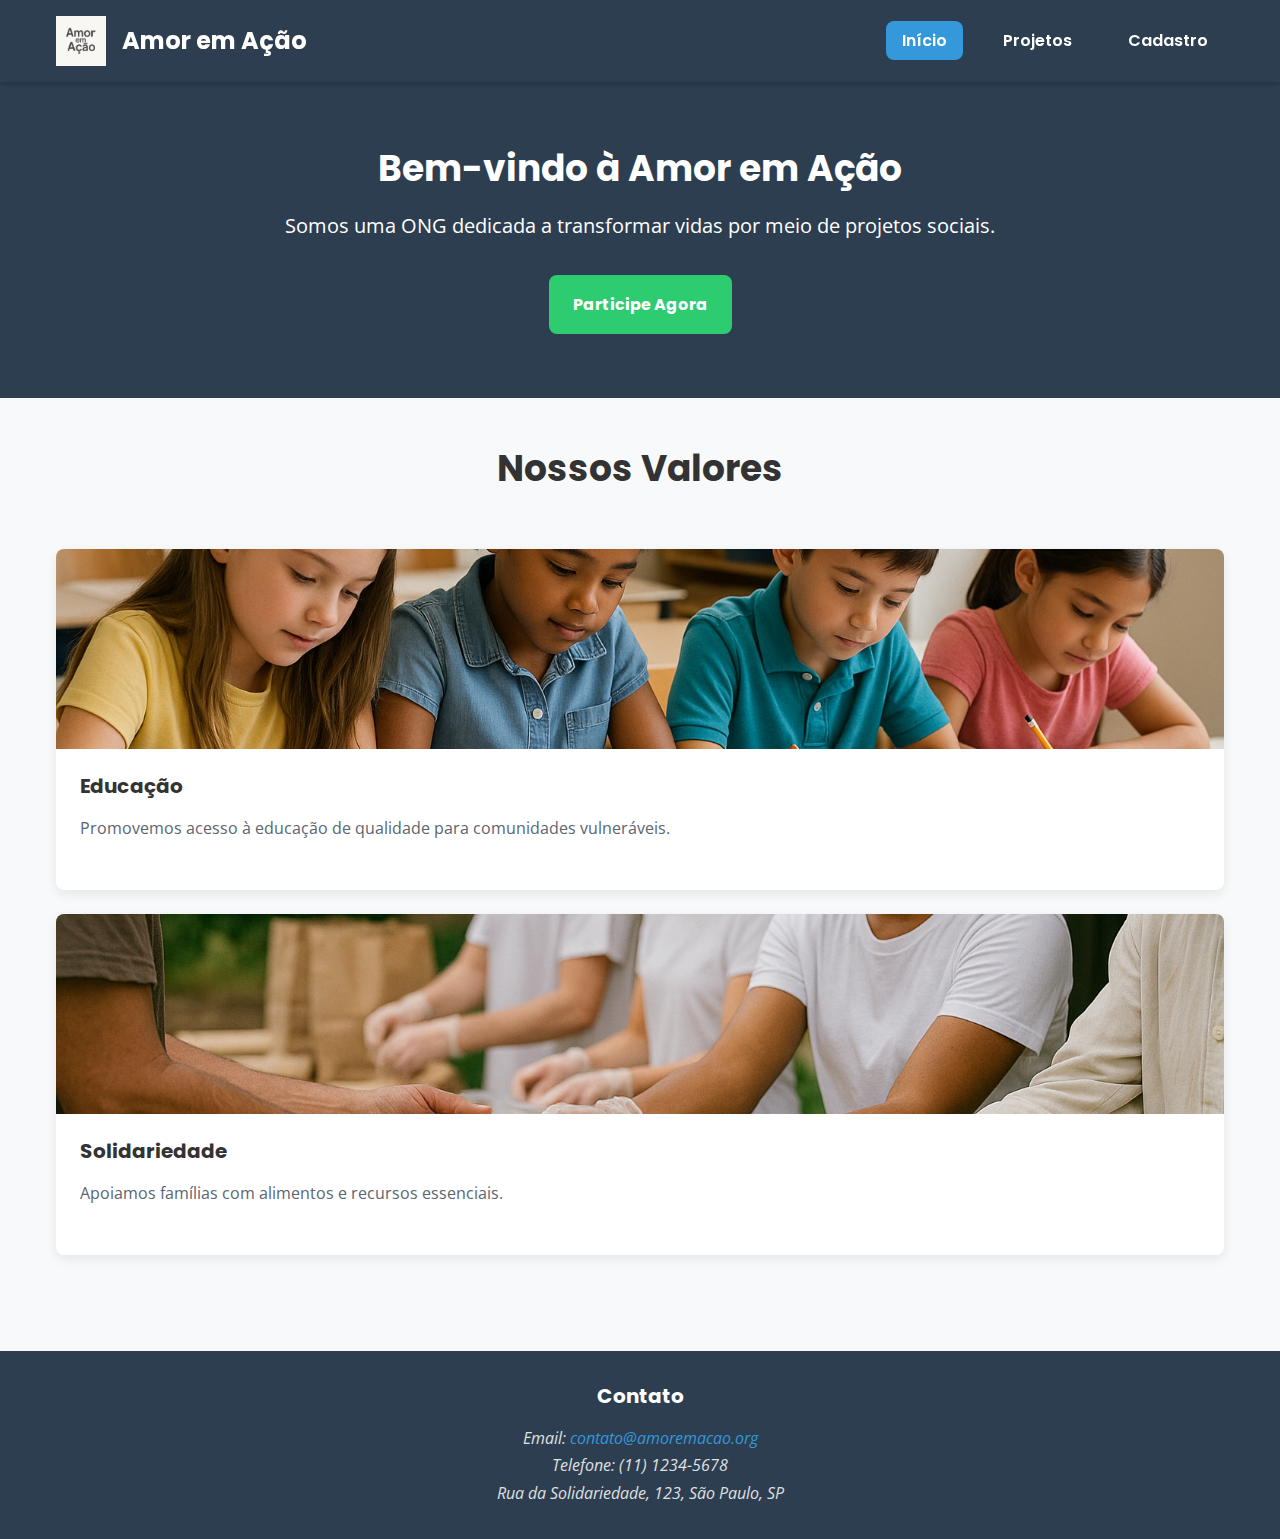
<file: index.html>
<!DOCTYPE html>
<html lang="pt-BR">
<head>
    <meta charset="UTF-8">
    <meta name="viewport" content="width=device-width, initial-scale=1.0">
    <meta name="description" content="Página inicial da ONG Amor em Ação">
    <title>Amor em Ação - Página Inicial</title>

    <link rel="preconnect" href="https://fonts.googleapis.com">
    <link rel="preconnect" href="https://fonts.gstatic.com" crossorigin>
    <link href="https://fonts.googleapis.com/css2?family=Open+Sans:wght@400;700&family=Poppins:wght@600;700&display=swap" rel="stylesheet">

    <link rel="stylesheet" href="assets/css/variables.css">
    <link rel="stylesheet" href="assets/css/base.css">
    <link rel="stylesheet" href="assets/css/layout.css">
    <link rel="stylesheet" href="assets/css/components.css">
    <link rel="stylesheet" href="assets/css/responsive.css">
    
    <script src="assets/js/scripts.js" defer></script>
</head>
<body>
    <header class="header">
        <div class="container header-container">
            <a href="index.html" class="logo-link">
                <img src="assets/images/logo.png" alt="Logo da ONG Amor em Ação" class="logo">
                <h1>Amor em Ação</h1>
            </a>
            <button class="menu-toggle" aria-label="Abrir menu" aria-expanded="false">☰</button>
            <nav class="nav">
                <ul class="nav-list">
                    <li><a href="index.html" class="nav-link active">Início</a></li>
                    <li class="dropdown">
                        <a href="projetos.html" class="nav-link">Projetos</a>
                        <ul class="dropdown-menu">
                            <li><a href="projetos.html#educacao">Educação</a></li>
                            <li><a href="projetos.html#alimentacao">Alimentação</a></li>
                        </ul>
                    </li>
                    <li><a href="cadastro.html" class="nav-link">Cadastro</a></li>
                </ul>
            </nav>
        </div>
    </header>

    <main>
        <section class="hero">
            <div class="container">
                <h2>Bem-vindo à Amor em Ação</h2>
                <p>Somos uma ONG dedicada a transformar vidas por meio de projetos sociais.</p>
                <a href="cadastro.html" class="btn btn-primary">Participe Agora</a>
            </div>
        </section>

        <section class="container section-padding">
            <div class="grid">
                <div class="col-12">
                    <h2 class="section-title">Nossos Valores</h2>
                </div>
                <article class="col-12 col-md-6">
                    <div class="card">
                        <img src="assets/images/projeto1.jpg" alt="Crianças estudando" class="card-img">
                        <div class="card-content">
                            <h3>Educação</h3>
                            <p>Promovemos acesso à educação de qualidade para comunidades vulneráveis.</p>
                        </div>
                    </div>
                </article>
                <article class="col-12 col-md-6">
                    <div class="card">
                        <img src="assets/images/projeto2.jpg" alt="Distribuição de alimentos" class="card-img">
                        <div class="card-content">
                            <h3>Solidariedade</h3>
                            <p>Apoiamos famílias com alimentos e recursos essenciais.</p>
                        </div>
                    </div>
                </article>
            </div>
        </section>
    </main>

    <footer class="footer">
        <div class="container">
            <h3>Contato</h3>
            <address>
                <p>Email: <a href="mailto:contato@amoremacao.org">contato@amoremacao.org</a></p>
                <p>Telefone: (11) 1234-5678</p>
                <p>Rua da Solidariedade, 123, São Paulo, SP</p>
            </address>
        </div>
    </footer>
</body>
</html>
</file>
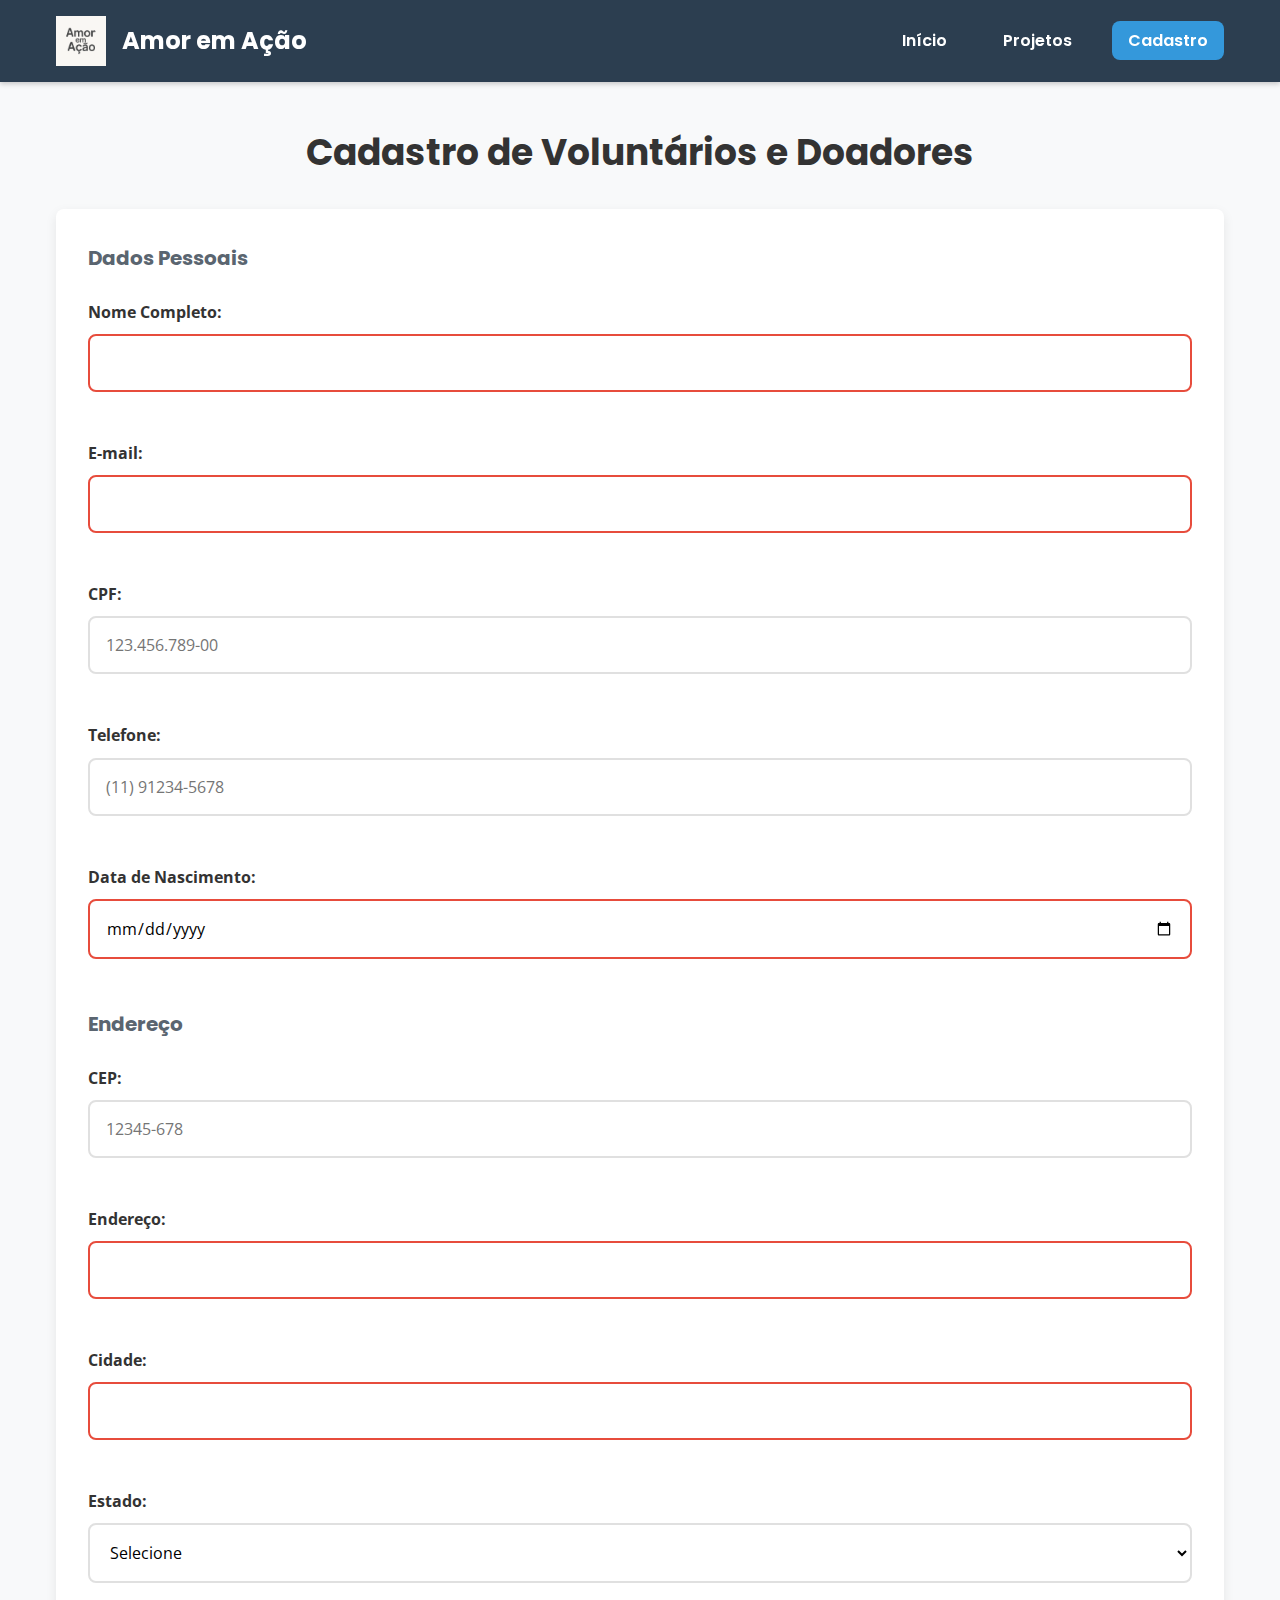
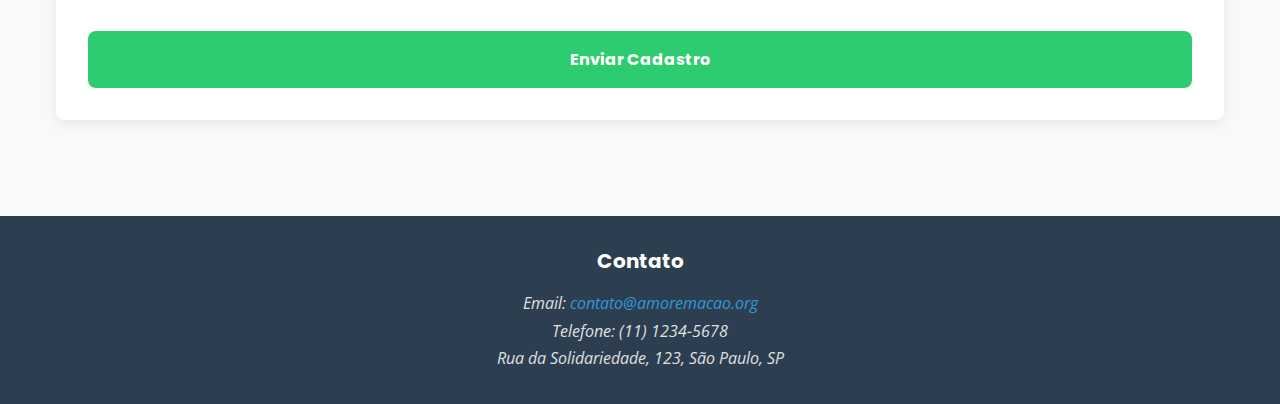
<file: cadastro.html>
<!DOCTYPE html>
<html lang="pt-BR">
<head>
    <meta charset="UTF-8">
    <meta name="viewport" content="width=device-width, initial-scale=1.0">
    <meta name="description" content="Cadastro para voluntários e doadores da ONG Amor em Ação">
    <title>Cadastro - Amor em Ação</title>

    <link rel="preconnect" href="https://fonts.googleapis.com">
    <link rel="preconnect" href="https://fonts.gstatic.com" crossorigin>
    <link href="https://fonts.googleapis.com/css2?family=Open+Sans:wght@400;700&family=Poppins:wght@600;700&display=swap" rel="stylesheet">

    <link rel="stylesheet" href="assets/css/variables.css">
    <link rel="stylesheet" href="assets/css/base.css">
    <link rel="stylesheet" href="assets/css/layout.css">
    <link rel="stylesheet" href="assets/css/components.css">
    <link rel="stylesheet" href="assets/css/responsive.css">
    
    <script src="assets/js/scripts.js" defer></script>
</head>
<body>
    <header class="header">
        <div class="container header-container">
            <a href="index.html" class="logo-link">
                <img src="assets/images/logo.png" alt="Logo da ONG Amor em Ação" class="logo">
                <h1>Amor em Ação</h1>
            </a>
            <button class="menu-toggle" aria-label="Abrir menu" aria-expanded="false">☰</button>
            <nav class="nav">
                <ul class="nav-list">
                    <li><a href="index.html" class="nav-link">Início</a></li>
                    <li class="dropdown">
                        <a href="projetos.html" class="nav-link">Projetos</a>
                        <ul class="dropdown-menu">
                            <li><a href="projetos.html#educacao">Educação</a></li>
                            <li><a href="projetos.html#alimentacao">Alimentação</a></li>
                        </ul>
                    </li>
                    <li><a href="cadastro.html" class="nav-link active">Cadastro</a></li>
                </ul>
            </nav>
        </div>
    </header>

    <main>
        <section class="container section-padding">
            <div class="grid">
                <div class="col-12 col-lg-8 col-lg-offset-2">
                    <h2 class="section-title">Cadastro de Voluntários e Doadores</h2>
                    
                    <form id="cadastroForm" action="#" method="POST" class="form">
                        <fieldset>
                            <legend>Dados Pessoais</legend>
                            <div class="grid">
                                <div class="form-group col-12 col-md-6">
                                    <label for="nome">Nome Completo:</label>
                                    <input type="text" id="nome" name="nome" required minlength="3">
                                </div>
                                <div class="form-group col-12 col-md-6">
                                    <label for="email">E-mail:</label>
                                    <input type="email" id="email" name="email" required>
                                </div>
                                <div class="form-group col-12 col-md-6">
                                    <label for="cpf">CPF:</label>
                                    <input type="text" id="cpf" name="cpf" required placeholder="123.456.789-00" pattern="\d{3}\.\d{3}\.\d{3}-\d{2}">
                                </div>
                                <div class="form-group col-12 col-md-6">
                                    <label for="telefone">Telefone:</label>
                                    <input type="tel" id="telefone" name="telefone" required placeholder="(11) 91234-5678" pattern="\(\d{2}\)\s\d{4,5}-\d{4}">
                                </div>
                                <div class="form-group col-12 col-md-6">
                                    <label for="nascimento">Data de Nascimento:</label>
                                    <input type="date" id="nascimento" name="nascimento" required>
                                </div>
                            </div>
                        </fieldset>

                        <fieldset>
                            <legend>Endereço</legend>
                            <div class="grid">
                                <div class="form-group col-12 col-md-4">
                                    <label for="cep">CEP:</label>
                                    <input type="text" id="cep" name="cep" required placeholder="12345-678" pattern="\d{5}-\d{3}">
                                </div>
                                <div class="form-group col-12 col-md-8">
                                    <label for="endereco">Endereço:</label>
                                    <input type="text" id="endereco" name="endereco" required>
                                </div>
                                <div class="form-group col-12 col-md-6">
                                    <label for="cidade">Cidade:</label>
                                    <input type="text" id="cidade" name="cidade" required>
                                </div>
                                <div class="form-group col-12 col-md-6">
                                    <label for="estado">Estado:</label>
                                    <select id="estado" name="estado" required>
                                        <option value="">Selecione</option>
                                        <option value="SP">São Paulo</option>
                                        <option value="RJ">Rio de Janeiro</option>
                                        <option value="MG">Minas Gerais</option>
                                        <option value="BA">Bahia</option>
                                        </select>
                                </div>
                            </div>
                        </fieldset>

                        <button type="submit" class="btn btn-primary btn-full">Enviar Cadastro</button>
                    </form>
                    
                    <div class="alert alert-success hidden" id="form-alert">
                        Formulário enviado com sucesso! Entraremos em contato.
                    </div>
                </div>
            </div>
        </section>
    </main>

    <footer class="footer">
        <div class="container">
            <h3>Contato</h3>
            <address>
                <p>Email: <a href="mailto:contato@amoremacao.org">contato@amoremacao.org</a></p>
                <p>Telefone: (11) 1234-5678</p>
                <p>Rua da Solidariedade, 123, São Paulo, SP</p>
            </address>
        </div>
    </footer>
</body>
</html>
</file>
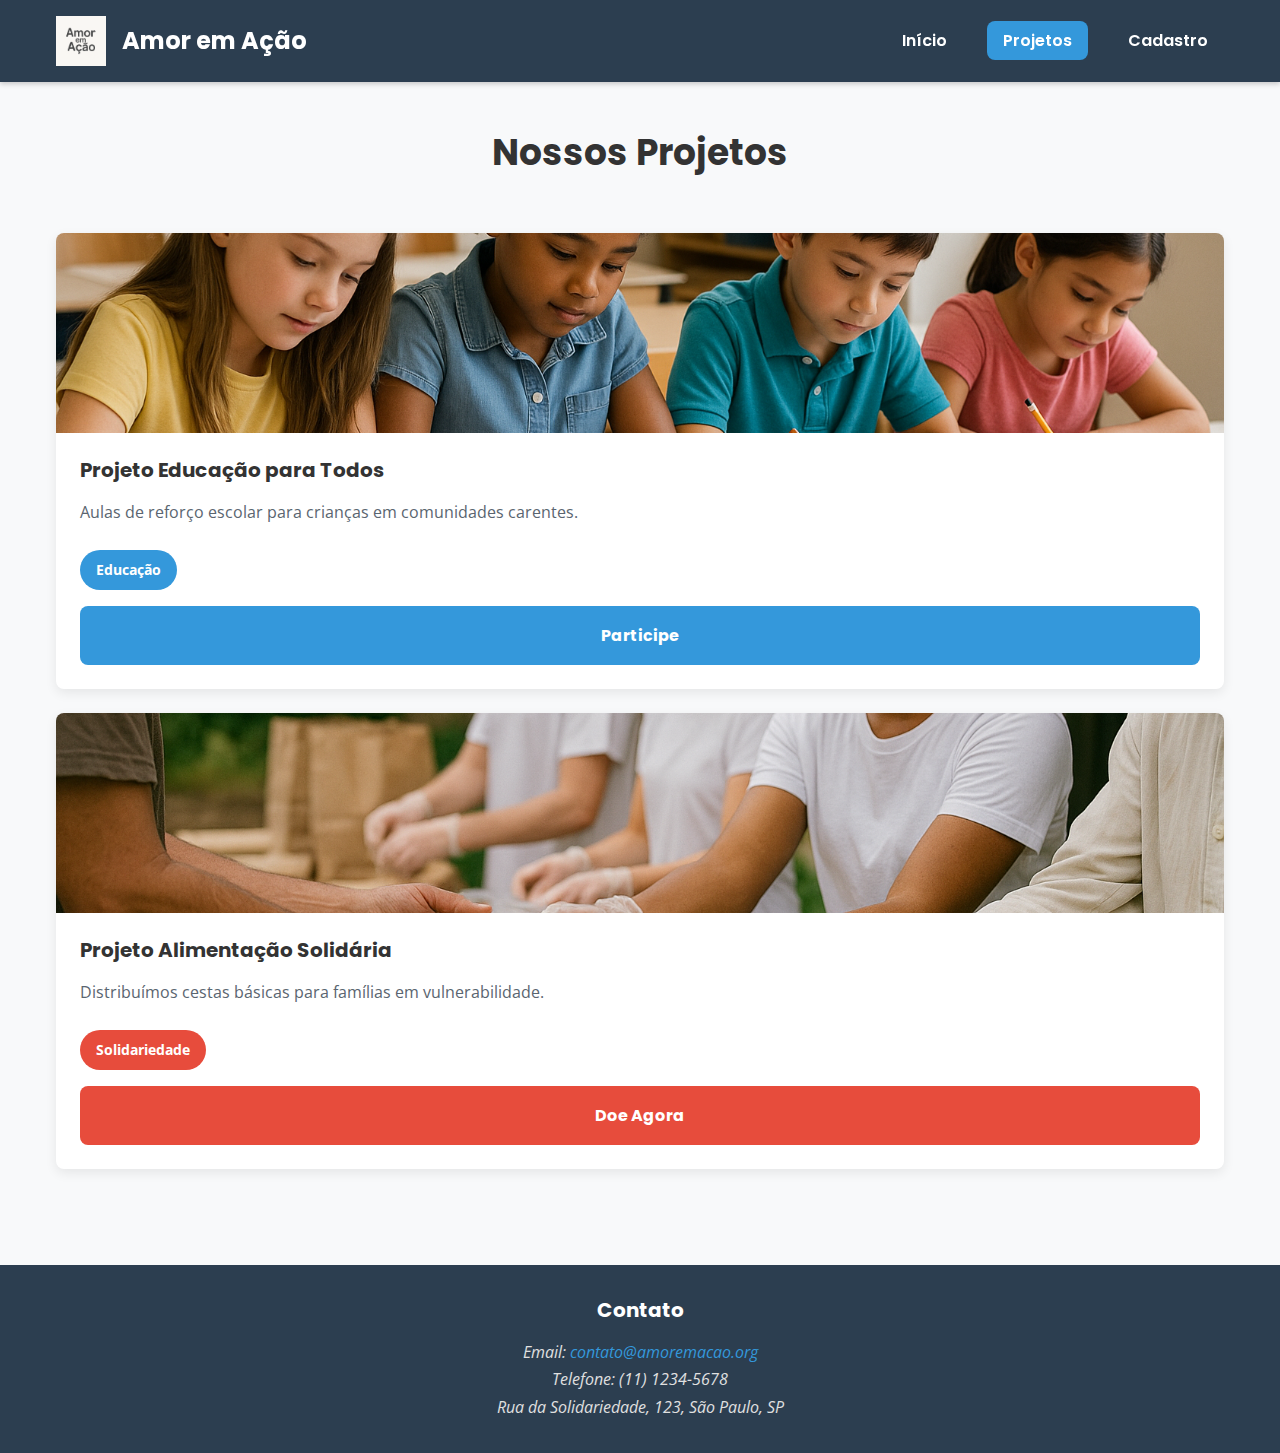
<file: projetos.html>
<!DOCTYPE html>
<html lang="pt-BR">
<head>
    <meta charset="UTF-8">
    <meta name="viewport" content="width=device-width, initial-scale=1.0">
    <meta name="description" content="Projetos sociais da ONG Amor em Ação">
    <title>Projetos - Amor em Ação</title>

    <link rel="preconnect" href="https://fonts.googleapis.com">
    <link rel="preconnect" href="https://fonts.gstatic.com" crossorigin>
    <link href="https://fonts.googleapis.com/css2?family=Open+Sans:wght@400;700&family=Poppins:wght@600;700&display=swap" rel="stylesheet">

    <link rel="stylesheet" href="assets/css/variables.css">
    <link rel="stylesheet" href="assets/css/base.css">
    <link rel="stylesheet" href="assets/css/layout.css">
    <link rel="stylesheet" href="assets/css/components.css">
    <link rel="stylesheet" href="assets/css/responsive.css">
    
    <script src="assets/js/scripts.js" defer></script>
</head>
<body>
    <header class="header">
        <div class="container header-container">
            <a href="index.html" class="logo-link">
                <img src="assets/images/logo.png" alt="Logo da ONG Amor em Ação" class="logo">
                <h1>Amor em Ação</h1>
            </a>
            <button class="menu-toggle" aria-label="Abrir menu" aria-expanded="false">☰</button>
            <nav class="nav">
                <ul class="nav-list">
                    <li><a href="index.html" class="nav-link">Início</a></li>
                    <li class="dropdown">
                        <a href="projetos.html" class="nav-link active">Projetos</a>
                        <ul class="dropdown-menu">
                            <li><a href="#educacao">Educação</a></li>
                            <li><a href="#alimentacao">Alimentação</a></li>
                        </ul>
                    </li>
                    <li><a href="cadastro.html" class="nav-link">Cadastro</a></li>
                </ul>
            </nav>
        </div>
    </header>

    <main>
        <section class="container section-padding">
            <div class="grid">
                <div class="col-12">
                    <h2 class="section-title">Nossos Projetos</h2>
                </div>
                <article class="col-12 col-md-6" id="educacao">
                    <div class="card">
                        <img src="assets/images/projeto1.jpg" alt="Aula de reforço escolar" class="card-img">
                        <div class="card-content">
                            <h3>Projeto Educação para Todos</h3>
                            <p>Aulas de reforço escolar para crianças em comunidades carentes.</p>
                            <span class="badge badge-primary">Educação</span>
                            <a href="cadastro.html" class="btn btn-secondary">Participe</a>
                        </div>
                    </div>
                </article>
                <article class="col-12 col-md-6" id="alimentacao">
                    <div class="card">
                        <img src="assets/images/projeto2.jpg" alt="Distribuição de alimentos" class="card-img">
                        <div class="card-content">
                            <h3>Projeto Alimentação Solidária</h3>
                            <p>Distribuímos cestas básicas para famílias em vulnerabilidade.</p>
                            <span class="badge badge-accent">Solidariedade</span>
                            <a href="cadastro.html" class="btn btn-accent">Doe Agora</a>
                        </div>
                    </div>
                </article>
            </div>
        </section>
    </main>

    <footer class="footer">
        <div class="container">
            <h3>Contato</h3>
            <address>
                <p>Email: <a href="mailto:contato@amoremacao.org">contato@amoremacao.org</a></p>
                <p>Telefone: (11) 1234-5678</p>
                <p>Rua da Solidariedade, 123, São Paulo, SP</p>
            </address>
        </div>
    </footer>
</body>
</html>
</file>
<file: assets/css/variables.css>
/* assets/css/variables.css */

:root {
    /* 1. Paleta de Cores (Min. 8) */
    --primary: #2c3e50;        /* Azul escuro (Header, Footer) */
    --secondary: #3498db;      /* Azul claro (Links, Dropdown) */
    --accent: #e74c3c;          /* Vermelho (Botão "Doe", Validação) */
    --success: #2ecc71;        /* Verde (Botão "Participe", Sucesso) */
    --warning: #f1c40f;        /* Amarelo (Alertas) */

    --neutral-lightest: #f8f9fa; /* Fundo do site (Quase branco) */
    --neutral-light: #ffffff;   /* Fundo de Cards/Formulários (Branco) */
    --neutral-medium: #e0e0e0;  /* Bordas de inputs */
    --neutral-dark: #5a6570;    /* Cor do texto principal (parágrafos) */
    --text-heading: #333333;    /* Cor dos títulos (Preto suave) */
    --text-light: #ffffff;      /* Cor de texto sobre fundos escuros */

    /* 2. Tipografia Hierárquica (Min. 5) */
    --font-family-body: 'Open Sans', sans-serif;
    --font-family-heading: 'Poppins', sans-serif;

    --font-size-xs: 0.875rem;  /* 14px (Badges) */
    --font-size-sm: 1rem;      /* 16px (Body) */
    --font-size-md: 1.25rem;   /* 20px (Títulos de Card, Legendas) */
    --font-size-lg: 1.5rem;    /* 24px (Títulos de Seção h2) */
    --font-size-xl: 2.25rem;   /* 36px (Títulos de Hero h2) */

    /* 3. Sistema de Espaçamento Modular */
    --space-xs: 8px;
    --space-sm: 16px;
    --space-md: 24px;
    --space-lg: 32px;
    --space-xl: 48px;
    --space-xxl: 64px;

    /* 4. Outras Variáveis de UI */
    --border-radius: 8px;
    --shadow: 0 4px 12px rgba(0, 0, 0, 0.08);
    --transition: all 0.3s ease;
}
</file>
<file: assets/css/base.css>
/* assets/css/base.css */

* {
    margin: 0;
    padding: 0;
    box-sizing: border-box;
}

body {
    font-family: var(--font-family-body);
    font-size: var(--font-size-sm);
    line-height: 1.7;
    color: var(--neutral-dark);
    background-color: var(--neutral-lightest);
    -webkit-font-smoothing: antialiased;
    -moz-osx-font-smoothing: grayscale;
}

h1, h2, h3, h4, h5, h6 {
    font-family: var(--font-family-heading);
    color: var(--text-heading);
    margin-bottom: var(--space-sm);
    line-height: 1.3;
}

h1 { font-size: var(--font-size-lg); }
h2 { font-size: var(--font-size-lg); }
h3 { font-size: var(--font-size-md); }

a {
    color: var(--secondary);
    text-decoration: none;
    transition: var(--transition);
}

a:hover {
    color: var(--primary);
    text-decoration: underline;
}

img {
    max-width: 100%;
    height: auto;
    display: block;
}
</file>
<file: assets/css/layout.css>
/* assets/css/layout.css */

/* 1. Estrutura Principal */
.container {
    max-width: 1200px;
    margin: 0 auto;
    padding: 0 var(--space-sm);
}

.section-padding {
    padding-top: var(--space-xl);
    padding-bottom: var(--space-xl);
}

.section-title {
    text-align: center;
    font-size: var(--font-size-xl);
    margin-bottom: var(--space-lg);
}

/* 2. Header (Usando Flexbox para alinhamento) */
.header {
    background-color: var(--primary);
    color: var(--text-light);
    padding: var(--space-sm) 0;
    position: sticky;
    top: 0;
    z-index: 1000;
    box-shadow: 0 2px 5px rgba(0,0,0,0.2);
}

.header-container {
    display: flex;
    align-items: center;
    justify-content: space-between;
}

.logo-link {
    display: flex;
    align-items: center;
    gap: var(--space-sm);
    color: var(--text-light);
    text-decoration: none;
}
.logo-link:hover { text-decoration: none; }

.logo-link h1 {
    color: var(--text-light);
    margin-bottom: 0;
}

.logo {
    height: 50px;
    width: auto;
}

/* 3. Footer */
.footer {
    background-color: var(--primary);
    color: var(--neutral-medium);
    padding: var(--space-lg) 0;
    text-align: center;
    margin-top: var(--space-xl);
}

.footer h3 {
    color: var(--text-light);
}

.footer a {
    color: var(--secondary);
}
.footer a:hover {
    color: var(--text-light);
}

/* 4. Sistema de Grid de 12 Colunas (Mobile-First) */
.grid {
    display: grid;
    grid-template-columns: repeat(12, 1fr);
    gap: var(--space-md);
}

/* Classes de Coluna (Padrão = mobile) */
.col-1 { grid-column: span 1; }
.col-2 { grid-column: span 2; }
.col-3 { grid-column: span 3; }
.col-4 { grid-column: span 4; }
.col-5 { grid-column: span 5; }
.col-6 { grid-column: span 6; }
.col-7 { grid-column: span 7; }
.col-8 { grid-column: span 8; }
.col-9 { grid-column: span 9; }
.col-10 { grid-column: span 10; }
.col-11 { grid-column: span 11; }
.col-12 { grid-column: span 12; }
</file>
<file: assets/css/components.css>
/* assets/css/components.css */

/* 1. Navegação (Principal e Dropdown) */
.nav {
    display: block; /* Visível por padrão, escondido em responsive.css */
}

.nav-list {
    display: flex;
    align-items: center;
    gap: var(--space-md);
    list-style: none;
}

.nav-link {
    color: var(--text-light);
    font-family: var(--font-family-heading);
    font-weight: 600;
    padding: var(--space-xs) var(--space-sm);
    transition: var(--transition);
    border-radius: var(--border-radius);
    text-decoration: none;
}

.nav-link:hover, .nav-link.active {
    background-color: var(--secondary);
    color: var(--text-light);
    text-decoration: none;
}

.dropdown {
    position: relative;
}

.dropdown-menu {
    display: none;
    position: absolute;
    top: 100%;
    left: 0;
    background-color: var(--neutral-light);
    list-style: none;
    padding: var(--space-sm);
    border-radius: var(--border-radius);
    box-shadow: var(--shadow);
    min-width: 180px;
    border-top: 3px solid var(--secondary);
    margin-top: var(--space-xs);
    z-index: 1001;
}

.dropdown:hover .dropdown-menu,
.dropdown:focus-within .dropdown-menu {
    display: block;
}

.dropdown-menu li a {
    color: var(--text-heading);
    padding: var(--space-xs) var(--space-sm);
    display: block;
    border-radius: 4px;
    text-decoration: none;
}

.dropdown-menu li a:hover {
    background-color: var(--neutral-lightest);
    color: var(--secondary);
    text-decoration: none;
}

/* 2. Menu Hambúrguer (Escondido por padrão) */
.menu-toggle {
    display: none;
    background: none;
    border: none;
    font-size: var(--font-size-xl);
    color: var(--text-light);
    cursor: pointer;
}

/* 3. Botões (com estados) */
.btn {
    display: inline-block;
    padding: var(--space-sm) var(--space-md);
    border-radius: var(--border-radius);
    font-size: var(--font-size-sm);
    font-family: var(--font-family-heading);
    font-weight: 700;
    cursor: pointer;
    transition: var(--transition);
    text-align: center;
    border: none;
    text-decoration: none;
}
.btn-full {
    width: 100%;
}

/* Estado :hover */
.btn:hover {
    transform: translateY(-2px);
    box-shadow: var(--shadow);
    text-decoration: none;
}
/* Estado :focus */
.btn:focus-visible {
    outline: 3px solid var(--secondary);
    outline-offset: 2px;
}
/* Estado :active */
.btn:active {
    transform: translateY(0);
}
/* Estado :disabled */
.btn:disabled {
    background-color: var(--neutral-medium);
    color: var(--neutral-dark);
    cursor: not-allowed;
    transform: none;
    box-shadow: none;
}

.btn-primary {
    background-color: var(--success);
    color: var(--text-light);
}
.btn-primary:hover { background-color: #27ae60; color: var(--text-light); }

.btn-secondary {
    background-color: var(--secondary);
    color: var(--text-light);
}
.btn-secondary:hover { background-color: #2980b9; color: var(--text-light); }

.btn-accent {
    background-color: var(--accent);
    color: var(--text-light);
}
.btn-accent:hover { background-color: #c0392b; color: var(--text-light); }


/* 4. Cards (Responsivos) */
.card {
    background-color: var(--neutral-light);
    border-radius: var(--border-radius);
    box-shadow: var(--shadow);
    overflow: hidden; /* Garante que a imagem respeite a borda */
    transition: var(--transition);
    display: flex;
    flex-direction: column;
    height: 100%; /* Faz os cards na mesma linha terem a mesma altura */
}

.card:hover {
    transform: translateY(-5px);
    box-shadow: 0 8px 20px rgba(0, 0, 0, 0.1);
}

.card-img {
    height: 200px;
    object-fit: cover;
    width: 100%;
}

.card-content {
    padding: var(--space-md);
    display: flex;
    flex-direction: column;
    flex-grow: 1; /* Permite que o conteúdo cresça */
}
.card-content h3 {
    color: var(--text-heading);
}
.card-content p {
    flex-grow: 1; /* Empurra o badge/botão para o final */
    margin-bottom: var(--space-md);
}

.card-content .btn {
    width: 100%;
}


/* 5. Badges e Tags */
.badge {
    display: inline-block;
    padding: var(--space-xs) var(--space-sm);
    border-radius: 20px; /* Formato "pílula" */
    font-size: var(--font-size-xs);
    font-weight: 700;
    color: var(--text-light);
    margin-bottom: var(--space-sm);
    align-self: flex-start; /* Alinha no início do card-content */
}

.badge-primary { background-color: var(--secondary); }
.badge-accent { background-color: var(--accent); }

/* 6. Formulários (Estilizados e com Validação) */
.form {
    padding: var(--space-lg);
    background-color: var(--neutral-light);
    border-radius: var(--border-radius);
    box-shadow: var(--shadow);
}

.form fieldset {
    border: none;
    margin-bottom: var(--space-md);
    padding: 0;
}

.form legend {
    font-family: var(--font-family-heading);
    font-size: var(--font-size-md);
    font-weight: 700;
    margin-bottom: var(--space-md);
    padding: 0;
}

.form-group {
    margin-bottom: var(--space-md);
    display: flex;
    flex-direction: column;
}

.form-group label {
    display: block;
    font-weight: 700;
    margin-bottom: var(--space-xs);
    color: var(--text-heading);
}

.form-group input[type="text"],
.form-group input[type="email"],
.form-group input[type="tel"],
.form-group input[type="date"],
.form-group select {
    width: 100%;
    padding: var(--space-sm);
    border: 2px solid var(--neutral-medium);
    border-radius: var(--border-radius);
    font-size: var(--font-size-sm);
    font-family: var(--font-family-body);
    transition: var(--transition);
    background-color: #fff;
}

/* Estado :focus */
.form-group input:focus,
.form-group select:focus {
    border-color: var(--secondary);
    box-shadow: 0 0 0 3px rgba(52, 152, 219, 0.2);
    outline: none;
}

/* Validação Visual */
.form-group input:valid:not(:placeholder-shown) {
    border-color: var(--success);
}
.form-group input:invalid:not(:placeholder-shown) {
    border-color: var(--accent);
}

/* 7. Componentes de Feedback (Alerts) */
.alert {
    padding: var(--space-md);
    border-radius: var(--border-radius);
    margin-top: var(--space-md);
    text-align: center;
    font-weight: 700;
}

.alert-success {
    background-color: var(--success);
    color: var(--text-light);
}
.alert-warning {
    background-color: var(--warning);
    color: var(--text-heading);
}
.alert-danger {
    background-color: var(--accent);
    color: var(--text-light);
}

.hidden {
    display: none;
}

/* 8. Componente Hero */
.hero {
    background-color: var(--primary);
    color: var(--text-light);
    text-align: center;
    padding: var(--space-xxl) var(--space-md);
}
.hero h2 {
    font-size: var(--font-size-xl);
    color: var(--text-light);
}
.hero p {
    font-size: var(--font-size-md);
    margin-bottom: var(--space-lg);
}

/*
9. Componentes Bônus (Modal, Toast)
   Estilos de esqueleto para demonstrar o requisito.
*/

.modal-overlay {
    display: none; /* Controlado por JS */
    position: fixed;
    top: 0; left: 0;
    width: 100%; height: 100%;
    background: rgba(0,0,0,0.5);
    z-index: 2000;
}

.modal {
    position: absolute;
    top: 50%; left: 50%;
    transform: translate(-50%, -50%);
    background: var(--neutral-light);
    padding: var(--space-lg);
    border-radius: var(--border-radius);
    z-index: 2001;
}

.toast {
    display: none; /* Controlado por JS */
    position: fixed;
    bottom: var(--space-md);
    right: var(--space-md);
    padding: var(--space-md);
    background: var(--primary);
    color: var(--text-light);
    border-radius: var(--border-radius);
    z-index: 3000;
}
</file>
<file: assets/css/responsive.css>
/* Breakpoints */
@media (max-width: 1200px) {
    .container {
        max-width: 960px;
    }
}

@media (max-width: 992px) {
    .container {
        max-width: 720px;
    }
}

@media (max-width: 768px) {
    .header .container {
        flex-direction: column;
        align-items: flex-start;
    }

    .nav {
        display: none;
        width: 100%;
    }

    .nav.active {
        display: block;
    }

    .nav-list {
        flex-direction: column;
        text-align: center;
    }

    .dropdown-menu {
        position: static;
        background-color: transparent;
        box-shadow: none;
    }

    .menu-toggle {
        display: block;
        background: none;
        border: none;
        font-size: var(--font-size-lg);
        color: white;
        cursor: pointer;
    }

    .card {
        max-width: 100%; /* Cards ocupam 100% em telas menores */
    }
}

@media (max-width: 576px) {
    .container {
        padding: 0 var(--space-xs);
    }

    .hero {
        padding: var(--space-lg) 0;
    }

    .card-grid {
        grid-template-columns: 1fr;
    }

    .card-img {
        height: 120px; /* Reduz altura em telas menores */
    }
}

@media (max-width: 400px) {
    h1 {
        font-size: var(--font-size-lg);
    }

    h2 {
        font-size: var(--font-size-md);
    }

    .btn {
        width: 100px; /* Botões menores em telas muito pequenas */
    }
}
</file>
